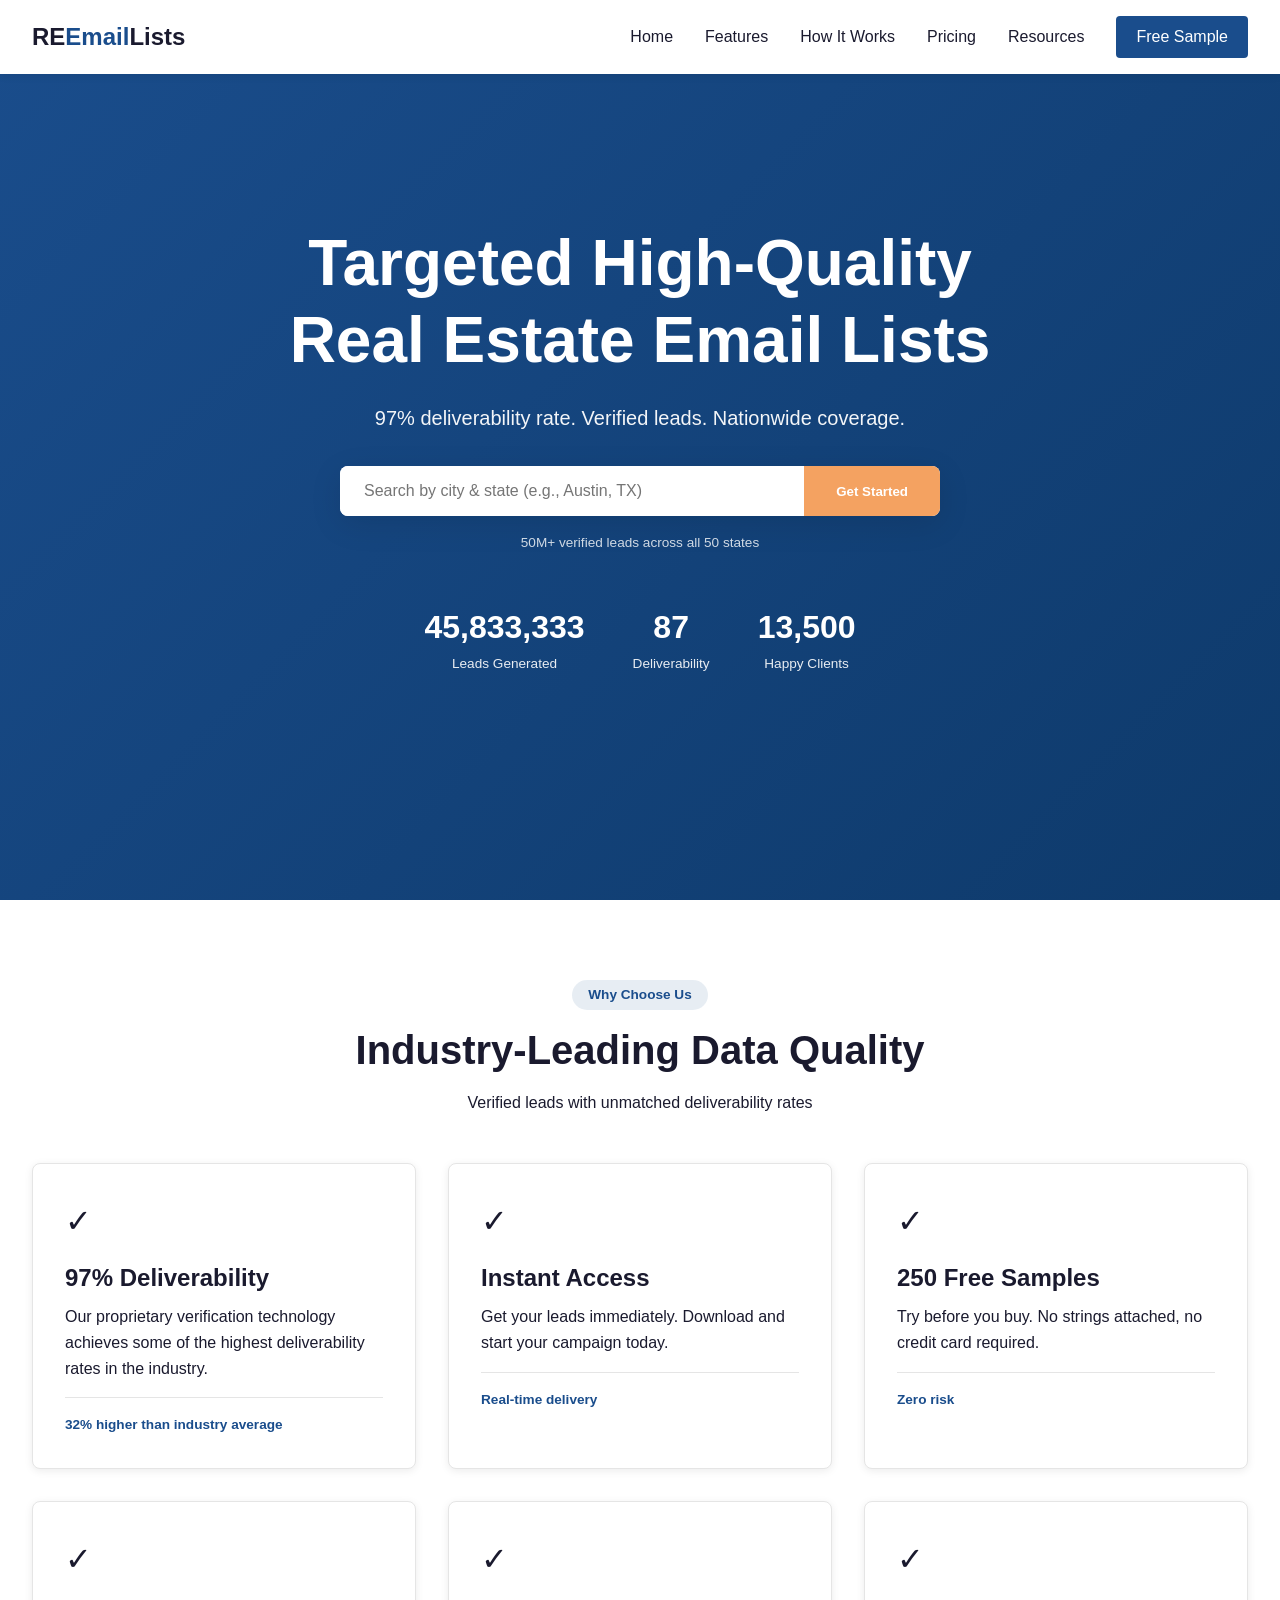
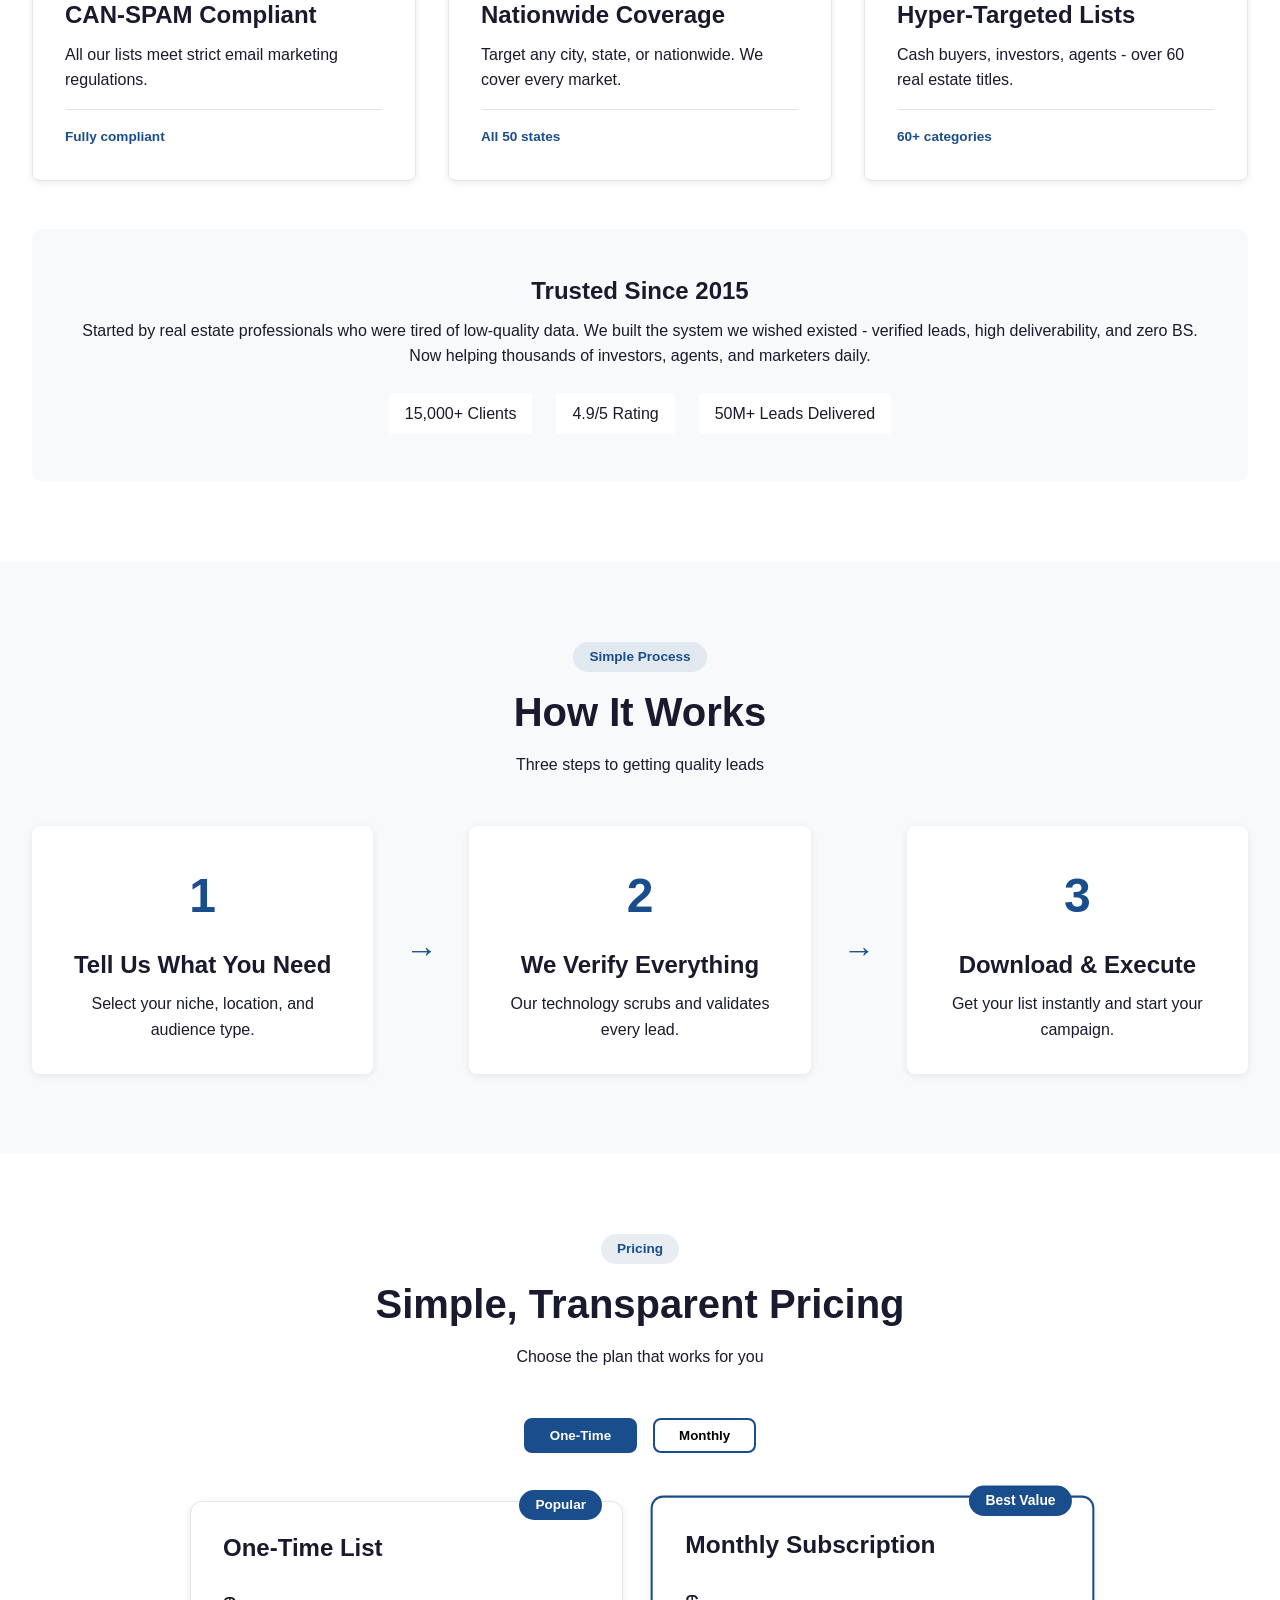
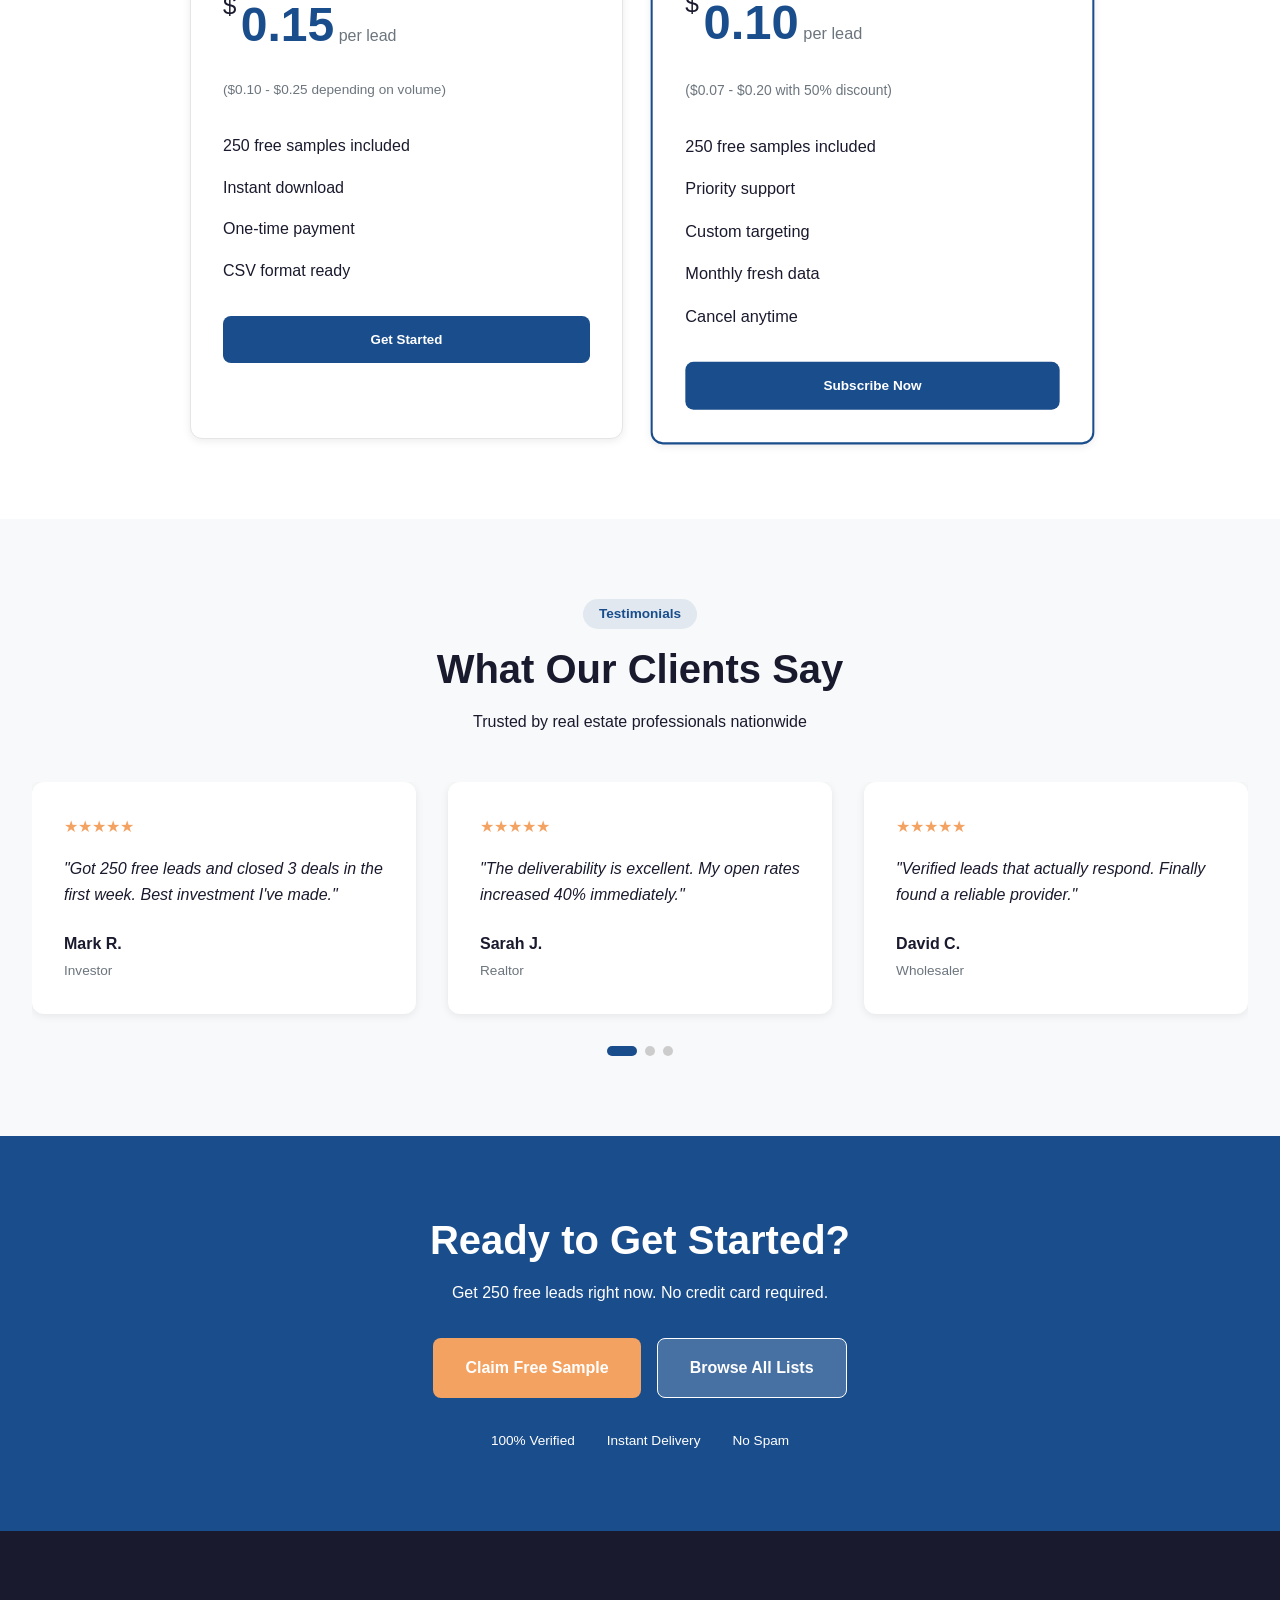
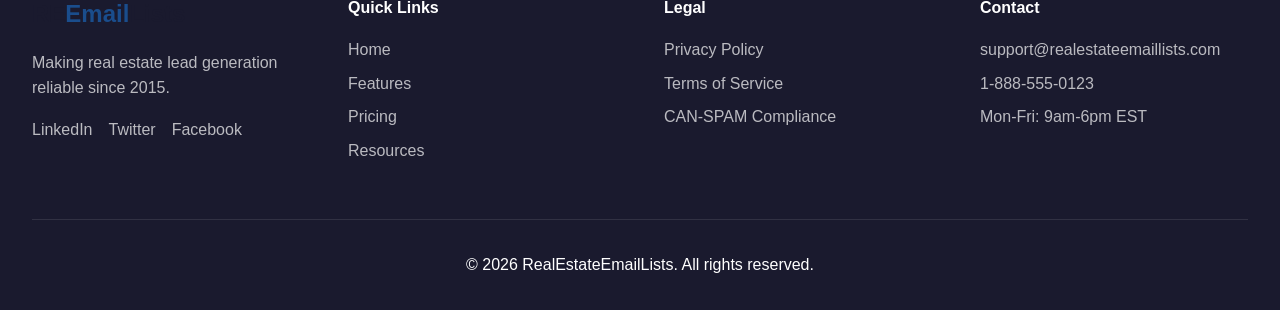
<file: index.html>
<!DOCTYPE html>
<html lang="en">
<head>
    <meta charset="UTF-8">
    <meta name="viewport" content="width=device-width, initial-scale=1.0">
    <title>Real Estate Email Lists | Verified Real Estate Leads</title>
    
    <link rel="preconnect" href="https://fonts.googleapis.com">
    <link rel="stylesheet" href="css/styles.css">
</head>
<body>
    <div class="loading" id="loading"><div class="spinner"></div></div>

    <header class="header">
        <nav class="nav">
            <div class="nav-container">
                <a href="/" class="logo">RE<span>Email</span>Lists</a>
                
                <button class="menu-btn" id="menuBtn" aria-label="Menu">
                    <span></span><span></span><span></span>
                </button>
                
                <div class="nav-menu" id="navMenu">
                    <a href="#home">Home</a>
                    <a href="#features">Features</a>
                    <a href="#how-it-works">How It Works</a>
                    <a href="#pricing">Pricing</a>
                    <a href="resources.html">Resources</a>
                    <a href="#free-sample" class="btn-primary-nav">Free Sample</a>
                </div>
            </div>
        </nav>
    </header>

    <main>
        <section class="hero" id="home">
            <div class="hero-content">
                <h1 class="hero-title">Targeted High-Quality Real Estate Email Lists</h1>
                <p class="hero-subtitle">97% deliverability rate. Verified leads. Nationwide coverage.</p>
                
                <div class="search-wrapper">
                    <div class="search-box">
                        <input type="text" id="mainSearch" placeholder="Search by city & state (e.g., Austin, TX)">
                        <button class="search-btn" id="searchBtn">Get Started</button>
                    </div>
                    <p class="search-hint">50M+ verified leads across all 50 states</p>
                </div>
                
                <div class="stats">
                    <div class="stat">
                        <div class="stat-number" data-target="50000000">0</div>
                        <div class="stat-label">Leads Generated</div>
                    </div>
                    <div class="stat">
                        <div class="stat-number" data-target="97">0</div>
                        <div class="stat-label">Deliverability</div>
                    </div>
                    <div class="stat">
                        <div class="stat-number" data-target="15000">0</div>
                        <div class="stat-label">Happy Clients</div>
                    </div>
                </div>
            </div>
        </section>

        <section class="features" id="features">
            <div class="container">
                <div class="section-header">
                    <span class="section-tag">Why Choose Us</span>
                    <h2>Industry-Leading Data Quality</h2>
                    <p>Verified leads with unmatched deliverability rates</p>
                </div>
                
                <div class="features-grid">
                    <div class="feature-card">
                        <div class="feature-icon">✓</div>
                        <h3>97% Deliverability</h3>
                        <p>Our proprietary verification technology achieves some of the highest deliverability rates in the industry.</p>
                        <div class="feature-stats">32% higher than industry average</div>
                    </div>
                    
                    <div class="feature-card">
                        <div class="feature-icon">✓</div>
                        <h3>Instant Access</h3>
                        <p>Get your leads immediately. Download and start your campaign today.</p>
                        <div class="feature-stats">Real-time delivery</div>
                    </div>
                    
                    <div class="feature-card">
                        <div class="feature-icon">✓</div>
                        <h3>250 Free Samples</h3>
                        <p>Try before you buy. No strings attached, no credit card required.</p>
                        <div class="feature-stats">Zero risk</div>
                    </div>
                    
                    <div class="feature-card">
                        <div class="feature-icon">✓</div>
                        <h3>CAN-SPAM Compliant</h3>
                        <p>All our lists meet strict email marketing regulations.</p>
                        <div class="feature-stats">Fully compliant</div>
                    </div>
                    
                    <div class="feature-card">
                        <div class="feature-icon">✓</div>
                        <h3>Nationwide Coverage</h3>
                        <p>Target any city, state, or nationwide. We cover every market.</p>
                        <div class="feature-stats">All 50 states</div>
                    </div>
                    
                    <div class="feature-card">
                        <div class="feature-icon">✓</div>
                        <h3>Hyper-Targeted Lists</h3>
                        <p>Cash buyers, investors, agents - over 60 real estate titles.</p>
                        <div class="feature-stats">60+ categories</div>
                    </div>
                </div>
                
                <div class="about-blurb">
                    <h3>Trusted Since 2015</h3>
                    <p>Started by real estate professionals who were tired of low-quality data. We built the system we wished existed - verified leads, high deliverability, and zero BS. Now helping thousands of investors, agents, and marketers daily.</p>
                    <div class="about-badges">
                        <span>15,000+ Clients</span>
                        <span>4.9/5 Rating</span>
                        <span>50M+ Leads Delivered</span>
                    </div>
                </div>
            </div>
        </section>

        <section class="how-it-works" id="how-it-works">
            <div class="container">
                <div class="section-header">
                    <span class="section-tag">Simple Process</span>
                    <h2>How It Works</h2>
                    <p>Three steps to getting quality leads</p>
                </div>
                <div class="steps">
                    <div class="step">
                        <div class="step-number">1</div>
                        <h3>Tell Us What You Need</h3>
                        <p>Select your niche, location, and audience type.</p>
                    </div>
                    <div class="step-arrow">→</div>
                    <div class="step">
                        <div class="step-number">2</div>
                        <h3>We Verify Everything</h3>
                        <p>Our technology scrubs and validates every lead.</p>
                    </div>
                    <div class="step-arrow">→</div>
                    <div class="step">
                        <div class="step-number">3</div>
                        <h3>Download & Execute</h3>
                        <p>Get your list instantly and start your campaign.</p>
                    </div>
                </div>
            </div>
        </section>

        <section class="pricing" id="pricing">
            <div class="container">
                <div class="section-header">
                    <span class="section-tag">Pricing</span>
                    <h2>Simple, Transparent Pricing</h2>
                    <p>Choose the plan that works for you</p>
                </div>
                <div class="pricing-toggle">
                    <button class="toggle-btn active" data-plan="one-time">One-Time</button>
                    <button class="toggle-btn" data-plan="monthly">Monthly</button>
                </div>
                <div class="pricing-cards">
                    <div class="pricing-card" data-plan-type="one-time">
                        <div class="card-badge">Popular</div>
                        <h3>One-Time List</h3>
                        <div class="price">
                            <span class="currency">$</span>
                            <span class="amount">0.15</span>
                            <span class="period">per lead</span>
                        </div>
                        <p class="price-range">($0.10 - $0.25 depending on volume)</p>
                        <ul class="features-list">
                            <li>250 free samples included</li>
                            <li>Instant download</li>
                            <li>One-time payment</li>
                            <li>CSV format ready</li>
                        </ul>
                        <button class="btn-get-started">Get Started</button>
                    </div>
                    <div class="pricing-card featured" data-plan-type="monthly">
                        <div class="card-badge">Best Value</div>
                        <h3>Monthly Subscription</h3>
                        <div class="price">
                            <span class="currency">$</span>
                            <span class="amount">0.10</span>
                            <span class="period">per lead</span>
                        </div>
                        <p class="price-range">($0.07 - $0.20 with 50% discount)</p>
                        <ul class="features-list">
                            <li>250 free samples included</li>
                            <li>Priority support</li>
                            <li>Custom targeting</li>
                            <li>Monthly fresh data</li>
                            <li>Cancel anytime</li>
                        </ul>
                        <button class="btn-get-started">Subscribe Now</button>
                    </div>
                </div>
            </div>
        </section>

        <section class="testimonials">
            <div class="container">
                <div class="section-header">
                    <span class="section-tag">Testimonials</span>
                    <h2>What Our Clients Say</h2>
                    <p>Trusted by real estate professionals nationwide</p>
                </div>
                <div class="testimonials-slider" id="testimonialsSlider">
                    <div class="testimonial-track" id="testimonialTrack">
                        <div class="testimonial">
                            <div class="rating">★★★★★</div>
                            <p class="quote">"Got 250 free leads and closed 3 deals in the first week. Best investment I've made."</p>
                            <div class="author"><strong>Mark R.</strong><span>Investor</span></div>
                        </div>
                        <div class="testimonial">
                            <div class="rating">★★★★★</div>
                            <p class="quote">"The deliverability is excellent. My open rates increased 40% immediately."</p>
                            <div class="author"><strong>Sarah J.</strong><span>Realtor</span></div>
                        </div>
                        <div class="testimonial">
                            <div class="rating">★★★★★</div>
                            <p class="quote">"Verified leads that actually respond. Finally found a reliable provider."</p>
                            <div class="author"><strong>David C.</strong><span>Wholesaler</span></div>
                        </div>
                    </div>
                    <div class="slider-dots" id="sliderDots"></div>
                </div>
            </div>
        </section>

        <section class="cta-section" id="free-sample">
            <div class="container">
                <div class="cta-card">
                    <h2>Ready to Get Started?</h2>
                    <p>Get 250 free leads right now. No credit card required.</p>
                    <div class="cta-buttons">
                        <button class="btn-primary" id="openModalBtn">Claim Free Sample</button>
                        <a href="resources.html" class="btn-secondary">Browse All Lists</a>
                    </div>
                    <div class="cta-trust">
                        <span>100% Verified</span>
                        <span>Instant Delivery</span>
                        <span>No Spam</span>
                    </div>
                </div>
            </div>
        </section>
    </main>

    <footer class="footer">
        <div class="container">
            <div class="footer-grid">
                <div class="footer-brand">
                    <div class="logo">RE<span>Email</span>Lists</div>
                    <p>Making real estate lead generation reliable since 2015.</p>
                    <div class="social-links">
                        <a href="#">LinkedIn</a>
                        <a href="#">Twitter</a>
                        <a href="#">Facebook</a>
                    </div>
                </div>
                <div class="footer-links">
                    <h4>Quick Links</h4>
                    <ul>
                        <li><a href="#home">Home</a></li>
                        <li><a href="#features">Features</a></li>
                        <li><a href="#pricing">Pricing</a></li>
                        <li><a href="resources.html">Resources</a></li>
                    </ul>
                </div>
                <div class="footer-links">
                    <h4>Legal</h4>
                    <ul>
                        <li><a href="#">Privacy Policy</a></li>
                        <li><a href="#">Terms of Service</a></li>
                        <li><a href="#">CAN-SPAM Compliance</a></li>
                    </ul>
                </div>
                <div class="footer-contact">
                    <h4>Contact</h4>
                    <p>support@realestateemaillists.com</p>
                    <p>1-888-555-0123</p>
                    <p>Mon-Fri: 9am-6pm EST</p>
                </div>
            </div>
            <div class="footer-bottom">
                <p>© <span id="currentYear"></span> RealEstateEmailLists. All rights reserved.</p>
            </div>
        </div>
    </footer>

    <div class="modal" id="sampleModal">
        <div class="modal-content">
            <div class="modal-header">
                <button class="modal-close">&times;</button>
                <h3>Claim Your 250 Free Leads</h3>
                <p>No credit card required</p>
            </div>
            <div class="modal-body">
                <form id="sampleForm">
                    <div class="input-group">
                        <label>Full Name *</label>
                        <input type="text" id="fullName" required>
                    </div>
                    <div class="input-group">
                        <label>Business Email *</label>
                        <input type="email" id="email" required>
                    </div>
                    <div class="input-group">
                        <label>Target Location *</label>
                        <input type="text" id="targetLocation" required placeholder="City, State or Nationwide">
                    </div>
                    <div class="input-group">
                        <label>Interested In</label>
                        <select id="interestType">
                            <option>Real Estate Investors</option>
                            <option>Residential Agents</option>
                            <option>Cash Buyers</option>
                            <option>All Categories</option>
                        </select>
                    </div>
                    <button type="submit" class="btn-submit">Send My Free Leads</button>
                    <p class="form-note">We respect your privacy. Unsubscribe at any time.</p>
                </form>
            </div>
        </div>
    </div>

    <script>
        // Loading screen removal
        (function() {
            const loading = document.getElementById('loading');
            if (loading) {
                setTimeout(function() {
                    loading.classList.add('fade-out');
                    setTimeout(function() {
                        if (loading && loading.parentNode) loading.remove();
                    }, 500);
                }, 300);
            }
        })();
    </script>
    <script src="js/main.js"></script>
</body>
</html>
</file>
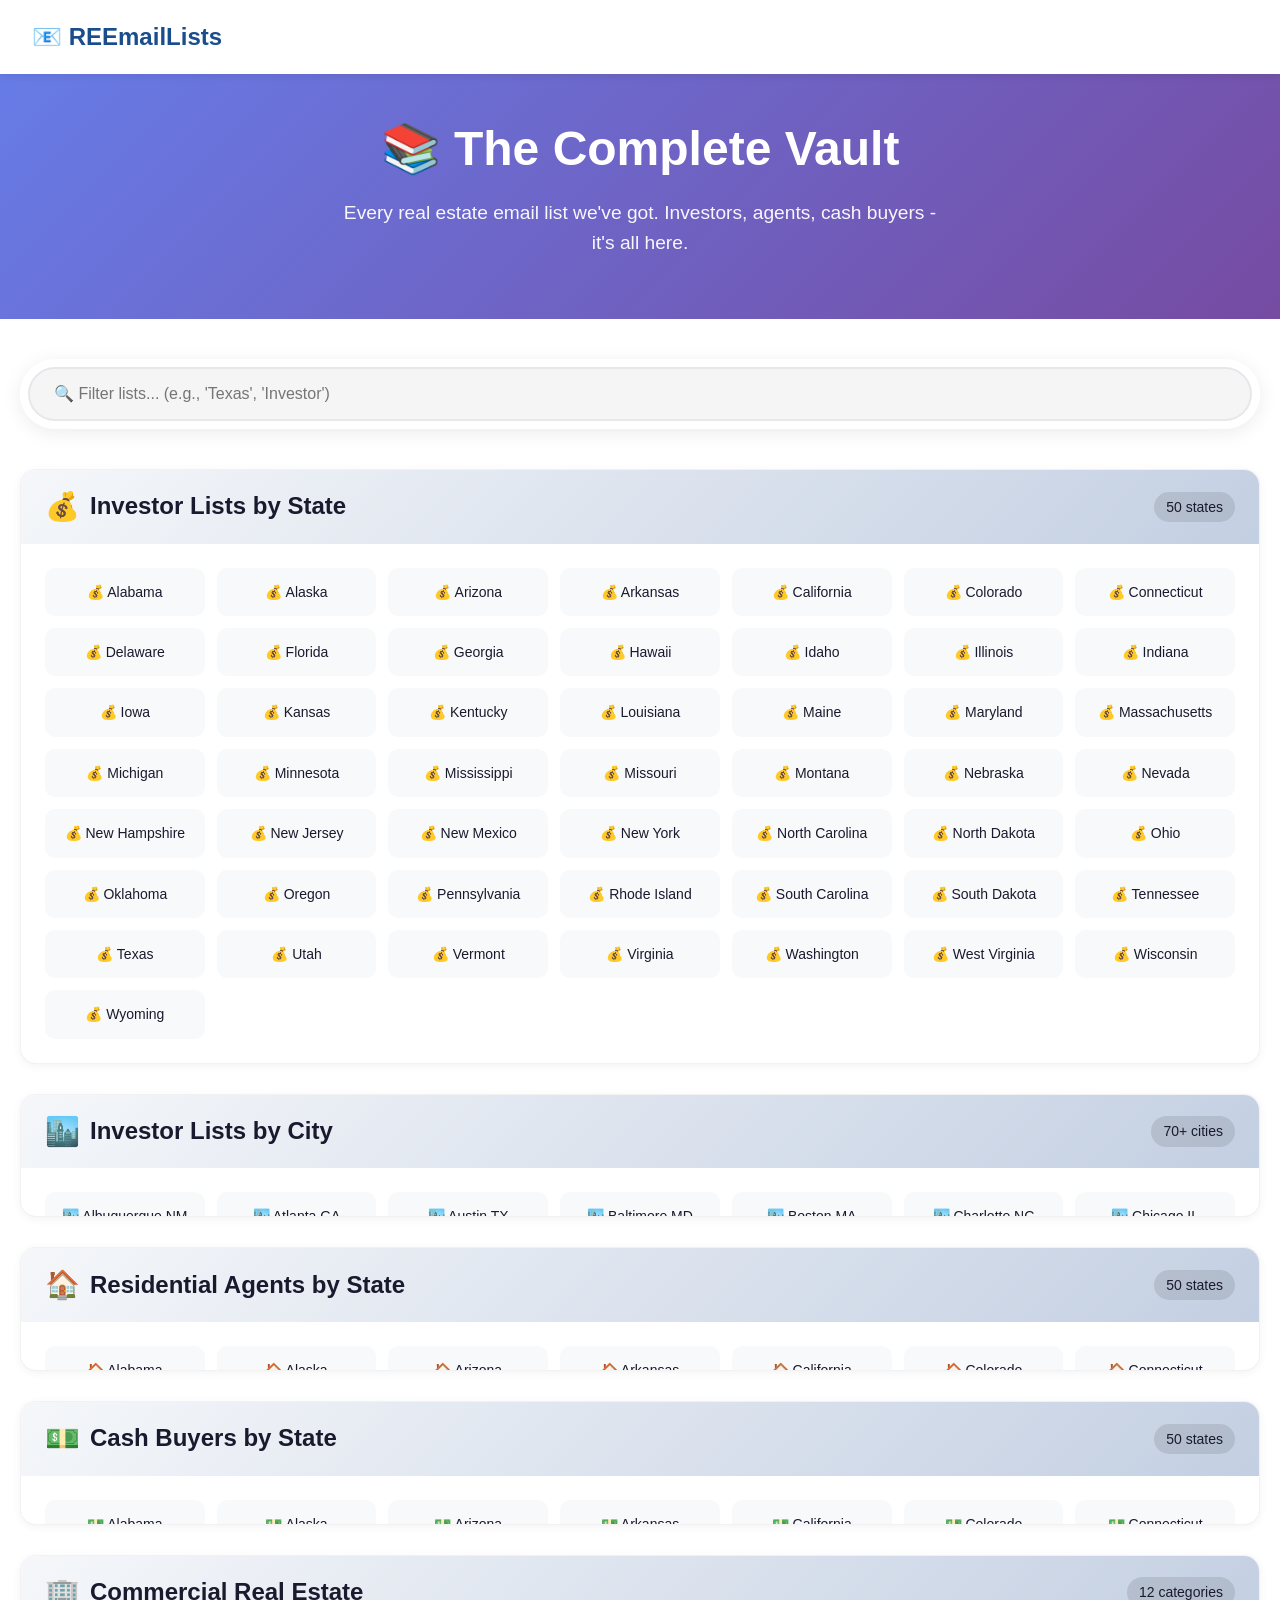
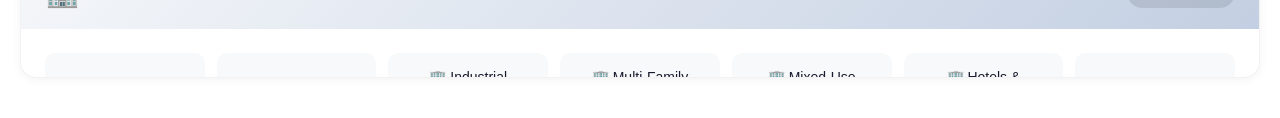
<file: resources.html>
<!DOCTYPE html>
<html lang="en">
<head>
    <meta charset="UTF-8">
    <meta name="viewport" content="width=device-width, initial-scale=1.0, viewport-fit=cover">
    <title>Resources | Complete Real Estate Email Lists Database 📚</title>
    
    <link rel="preconnect" href="https://fonts.googleapis.com">
    <link rel="stylesheet" href="css/styles.css">
    
    <style>
        .resources-hero {
            background: linear-gradient(135deg, #667eea 0%, #764ba2 100%);
            padding: 120px 20px 60px;
            text-align: center;
            color: white;
        }
        
        .resources-hero h1 { font-size: clamp(2rem, 5vw, 3rem); margin-bottom: 20px; }
        .resources-hero p { font-size: 1.2rem; opacity: 0.95; max-width: 600px; margin: 0 auto; }
        
        .resources-container {
            max-width: 1280px;
            margin: 0 auto;
            padding: 40px 20px;
        }
        
        .filter-bar {
            background: white;
            border-radius: 60px;
            padding: 8px;
            box-shadow: 0 4px 20px rgba(0,0,0,0.08);
            margin-bottom: 40px;
            position: sticky;
            top: 80px;
            z-index: 100;
            backdrop-filter: blur(10px);
            background: rgba(255,255,255,0.95);
        }
        
        .filter-input {
            width: 100%;
            padding: 16px 24px;
            border: 2px solid #e5e7eb;
            border-radius: 40px;
            font-size: 16px;
            background: #f5f5f5;
            transition: all 0.3s;
        }
        
        .filter-input:focus {
            outline: none;
            border-color: #667eea;
            background: white;
        }
        
        .lists-grid {
            display: flex;
            flex-direction: column;
            gap: 30px;
        }
        
        .list-category {
            background: white;
            border-radius: 16px;
            box-shadow: 0 2px 10px rgba(0,0,0,0.05);
            overflow: hidden;
            border: 1px solid rgba(0,0,0,0.05);
        }
        
        .category-header {
            background: linear-gradient(135deg, #f5f7fa 0%, #c3cfe2 100%);
            padding: 20px 24px;
            cursor: pointer;
            display: flex;
            justify-content: space-between;
            align-items: center;
            transition: all 0.3s;
            user-select: none;
        }
        
        .category-header:hover {
            background: linear-gradient(135deg, #e5e7fa 0%, #b3bfd2 100%);
        }
        
        .category-header h2 {
            margin: 0;
            font-size: 1.5rem;
            display: flex;
            align-items: center;
            gap: 10px;
        }
        
        .category-icon { font-size: 28px; }
        .category-count { background: rgba(0,0,0,0.1); padding: 4px 12px; border-radius: 20px; font-size: 14px; }
        
        .items-grid {
            display: grid;
            grid-template-columns: repeat(auto-fill, minmax(150px, 1fr));
            gap: 12px;
            padding: 24px;
            max-height: 0;
            overflow: hidden;
            transition: max-height 0.4s ease-out;
        }
        
        .list-category.open .items-grid {
            max-height: 3000px;
        }
        
        .list-item {
            padding: 12px;
            background: #f8f9fa;
            border-radius: 10px;
            text-align: center;
            cursor: pointer;
            transition: all 0.2s;
            display: flex;
            align-items: center;
            justify-content: center;
            gap: 8px;
            font-size: 14px;
            border: 1px solid transparent;
        }
        
        .list-item:hover {
            background: #667eea;
            color: white;
            transform: translateY(-2px);
            box-shadow: 0 4px 12px rgba(102,126,234,0.3);
            border-color: #667eea;
        }
        
        .back-home {
            background: rgba(255,255,255,0.2);
            padding: 8px 20px;
            border-radius: 50px;
            color: white;
            text-decoration: none;
            transition: all 0.3s;
        }
        
        .back-home:hover {
            background: white;
            color: #667eea;
        }
        
        @media (max-width: 768px) {
            .resources-hero h1 { font-size: 1.75rem; }
            .items-grid { grid-template-columns: repeat(auto-fill, minmax(120px, 1fr)); }
            .category-header h2 { font-size: 1.2rem; }
            .filter-bar { top: 70px; }
        }
        
        @media (max-width: 480px) {
            .items-grid { grid-template-columns: repeat(auto-fill, minmax(100px, 1fr)); }
            .list-item { font-size: 12px; padding: 8px; }
        }
    </style>
</head>
<body>
    <header class="header">
        <nav class="nav">
            <div class="nav-container">
                <a href="index.html" class="logo">
                    <span class="logo-icon">📧</span>
                    <span>RE<span class="gradient-text">Email</span>Lists</span>
                </a>
                <a href="index.html" class="back-home">← Back to Home</a>
            </div>
        </nav>
    </header>

    <div class="resources-hero">
        <h1>📚 The Complete Vault</h1>
        <p>Every real estate email list we've got. Investors, agents, cash buyers - it's all here.</p>
    </div>

    <div class="resources-container">
        <div class="filter-bar">
            <input type="text" id="filterSearch" class="filter-input" placeholder="🔍 Filter lists... (e.g., 'Texas', 'Investor')" autocomplete="off">
        </div>
        
        <div class="lists-grid" id="listsGrid">
            <div class="list-category" data-category="investor-states">
                <div class="category-header">
                    <h2><span class="category-icon">💰</span> Investor Lists by State</h2>
                    <span class="category-count">50 states</span>
                </div>
                <div class="items-grid" id="investorStatesGrid"></div>
            </div>
            
            <div class="list-category" data-category="investor-cities">
                <div class="category-header">
                    <h2><span class="category-icon">🏙️</span> Investor Lists by City</h2>
                    <span class="category-count">70+ cities</span>
                </div>
                <div class="items-grid" id="investorCitiesGrid"></div>
            </div>
            
            <div class="list-category" data-category="agent-states">
                <div class="category-header">
                    <h2><span class="category-icon">🏠</span> Residential Agents by State</h2>
                    <span class="category-count">50 states</span>
                </div>
                <div class="items-grid" id="agentStatesGrid"></div>
            </div>
            
            <div class="list-category" data-category="cash-buyers">
                <div class="category-header">
                    <h2><span class="category-icon">💵</span> Cash Buyers by State</h2>
                    <span class="category-count">50 states</span>
                </div>
                <div class="items-grid" id="cashBuyersGrid"></div>
            </div>
            
            <div class="list-category" data-category="commercial">
                <div class="category-header">
                    <h2><span class="category-icon">🏢</span> Commercial Real Estate</h2>
                    <span class="category-count">12 categories</span>
                </div>
                <div class="items-grid" id="commercialGrid"></div>
            </div>
        </div>
    </div>

    <script src="js/resources.js"></script>
</body>
</html>
</file>
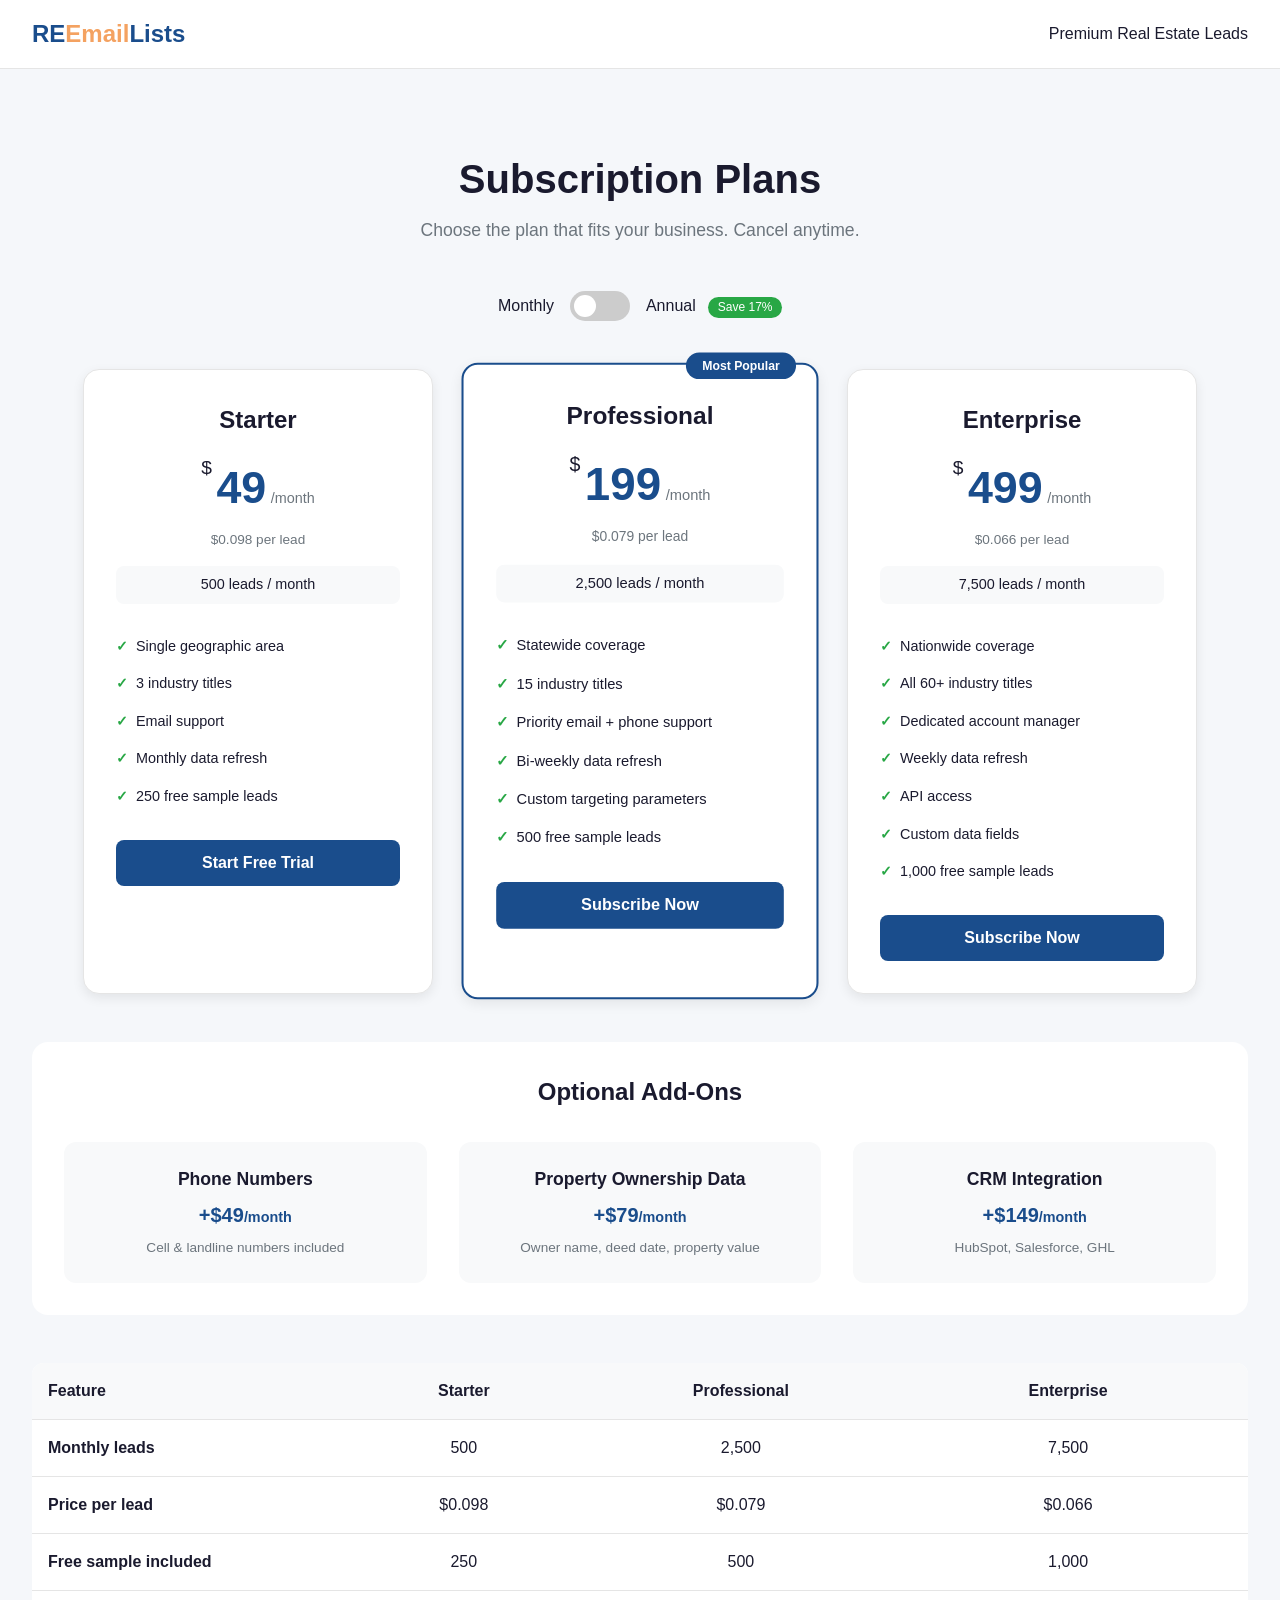
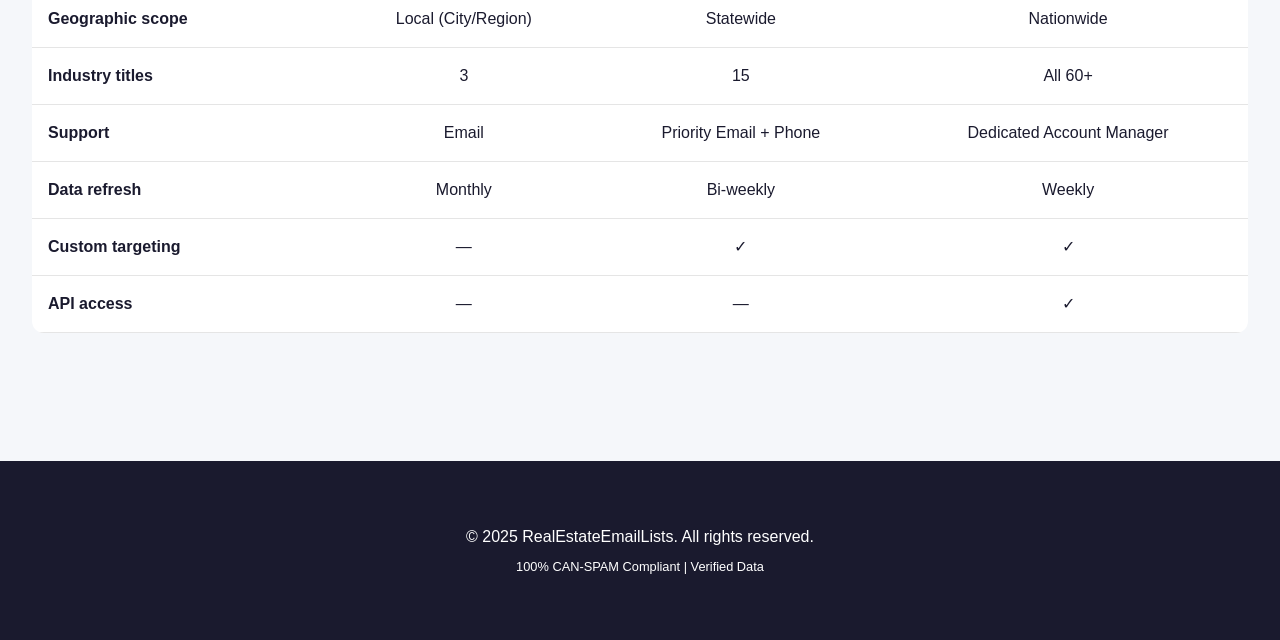
<file: sample_TierPackages.html>
<!DOCTYPE html>
<html lang="en">
<head>
    <meta charset="UTF-8">
    <meta name="viewport" content="width=device-width, initial-scale=1.0">
    <title>Subscription Plans | Real Estate Email Lists</title>
    <style>
        * {
            margin: 0;
            padding: 0;
            box-sizing: border-box;
        }

        body {
            font-family: -apple-system, BlinkMacSystemFont, 'Segoe UI', Roboto, 'Helvetica Neue', sans-serif;
            background: #f5f7fa;
            color: #1a1a2e;
            line-height: 1.5;
        }

        .container {
            max-width: 1400px;
            margin: 0 auto;
            padding: 2rem;
        }

        /* Header */
        .header {
            background: white;
            border-bottom: 1px solid #e5e5e5;
            position: sticky;
            top: 0;
            z-index: 100;
        }

        .header .container {
            display: flex;
            justify-content: space-between;
            align-items: center;
            padding: 1rem 2rem;
        }

        .logo {
            font-size: 1.5rem;
            font-weight: 700;
            color: #1a4d8c;
            text-decoration: none;
        }

        .logo span {
            color: #f4a261;
        }

        /* Pricing Section */
        .pricing-section {
            padding: 3rem 0;
        }

        .section-header {
            text-align: center;
            margin-bottom: 3rem;
        }

        .section-header h1 {
            font-size: 2.5rem;
            margin-bottom: 0.5rem;
        }

        .section-header p {
            color: #6c757d;
            font-size: 1.1rem;
        }

        /* Billing Toggle */
        .billing-toggle {
            display: flex;
            justify-content: center;
            align-items: center;
            gap: 1rem;
            margin-bottom: 3rem;
        }

        .toggle-switch {
            position: relative;
            display: inline-block;
            width: 60px;
            height: 30px;
        }

        .toggle-switch input {
            opacity: 0;
            width: 0;
            height: 0;
        }

        .toggle-slider {
            position: absolute;
            cursor: pointer;
            top: 0;
            left: 0;
            right: 0;
            bottom: 0;
            background-color: #ccc;
            transition: 0.3s;
            border-radius: 30px;
        }

        .toggle-slider:before {
            position: absolute;
            content: "";
            height: 22px;
            width: 22px;
            left: 4px;
            bottom: 4px;
            background-color: white;
            transition: 0.3s;
            border-radius: 50%;
        }

        input:checked + .toggle-slider {
            background-color: #1a4d8c;
        }

        input:checked + .toggle-slider:before {
            transform: translateX(30px);
        }

        .save-badge {
            background: #28a745;
            color: white;
            padding: 0.2rem 0.6rem;
            border-radius: 20px;
            font-size: 0.75rem;
            margin-left: 0.5rem;
        }

        /* Pricing Cards */
        .pricing-grid {
            display: flex;
            flex-wrap: wrap;
            justify-content: center;
            gap: 2rem;
            margin-bottom: 3rem;
        }

        .pricing-card {
            background: white;
            border-radius: 16px;
            padding: 2rem;
            width: 100%;
            max-width: 350px;
            box-shadow: 0 4px 12px rgba(0,0,0,0.08);
            transition: transform 0.2s, box-shadow 0.2s;
            position: relative;
            border: 1px solid #e5e5e5;
        }

        .pricing-card:hover {
            transform: translateY(-4px);
            box-shadow: 0 8px 24px rgba(0,0,0,0.12);
        }

        .pricing-card.featured {
            border: 2px solid #1a4d8c;
            transform: scale(1.02);
        }

        .pricing-card.featured:hover {
            transform: scale(1.02) translateY(-4px);
        }

        .popular-badge {
            position: absolute;
            top: -12px;
            right: 20px;
            background: #1a4d8c;
            color: white;
            padding: 0.25rem 1rem;
            border-radius: 20px;
            font-size: 0.75rem;
            font-weight: 600;
        }

        .card-header {
            text-align: center;
            margin-bottom: 1.5rem;
        }

        .card-header h3 {
            font-size: 1.5rem;
            margin-bottom: 0.5rem;
        }

        .price {
            margin: 1rem 0;
        }

        .price .currency {
            font-size: 1.2rem;
            vertical-align: top;
        }

        .price .amount {
            font-size: 2.8rem;
            font-weight: 700;
            color: #1a4d8c;
        }

        .price .period {
            font-size: 0.9rem;
            color: #6c757d;
        }

        .price-per-lead {
            font-size: 0.85rem;
            color: #6c757d;
            margin-top: -0.5rem;
        }

        .lead-count {
            font-size: 0.9rem;
            background: #f8f9fa;
            padding: 0.5rem;
            border-radius: 8px;
            text-align: center;
            margin: 1rem 0;
        }

        .features-list {
            list-style: none;
            margin: 1.5rem 0;
        }

        .features-list li {
            padding: 0.5rem 0;
            display: flex;
            align-items: center;
            gap: 0.5rem;
            font-size: 0.9rem;
        }

        .features-list li::before {
            content: "✓";
            color: #28a745;
            font-weight: bold;
        }

        .btn-subscribe {
            width: 100%;
            padding: 0.875rem;
            background: #1a4d8c;
            color: white;
            border: none;
            border-radius: 8px;
            font-weight: 600;
            font-size: 1rem;
            cursor: pointer;
            transition: background 0.2s;
        }

        .btn-subscribe:hover {
            background: #0e3a6b;
        }

        .btn-outline {
            background: white;
            border: 2px solid #1a4d8c;
            color: #1a4d8c;
        }

        .btn-outline:hover {
            background: #1a4d8c;
            color: white;
        }

        /* Add-Ons Section */
        .addons-section {
            background: white;
            border-radius: 16px;
            padding: 2rem;
            margin-top: 3rem;
        }

        .addons-section h2 {
            text-align: center;
            margin-bottom: 2rem;
        }

        .addons-grid {
            display: flex;
            flex-wrap: wrap;
            justify-content: center;
            gap: 2rem;
        }

        .addon-card {
            flex: 1;
            min-width: 200px;
            padding: 1.5rem;
            background: #f8f9fa;
            border-radius: 12px;
            text-align: center;
        }

        .addon-card h4 {
            margin-bottom: 0.5rem;
            font-size: 1.1rem;
        }

        .addon-price {
            font-size: 1.25rem;
            font-weight: 700;
            color: #1a4d8c;
            margin: 0.5rem 0;
        }

        .addon-desc {
            font-size: 0.85rem;
            color: #6c757d;
        }

        /* Comparison Table */
        .comparison-section {
            margin-top: 3rem;
            overflow-x: auto;
        }

        .comparison-table {
            width: 100%;
            border-collapse: collapse;
            background: white;
            border-radius: 12px;
            overflow: hidden;
        }

        .comparison-table th,
        .comparison-table td {
            padding: 1rem;
            text-align: center;
            border-bottom: 1px solid #e5e5e5;
        }

        .comparison-table th {
            background: #f8f9fa;
            font-weight: 600;
        }

        .comparison-table th:first-child,
        .comparison-table td:first-child {
            text-align: left;
            font-weight: 600;
        }

        /* Modal */
        .modal {
            display: none;
            position: fixed;
            top: 0;
            left: 0;
            width: 100%;
            height: 100%;
            background: rgba(0,0,0,0.8);
            z-index: 1000;
            justify-content: center;
            align-items: center;
        }

        .modal.active {
            display: flex;
        }

        .modal-content {
            background: white;
            border-radius: 16px;
            max-width: 500px;
            width: 90%;
            max-height: 90vh;
            overflow-y: auto;
        }

        .modal-header {
            padding: 1.5rem;
            border-bottom: 1px solid #e5e5e5;
            position: relative;
        }

        .modal-header h3 {
            margin-bottom: 0.25rem;
        }

        .modal-close {
            position: absolute;
            top: 1rem;
            right: 1rem;
            background: none;
            border: none;
            font-size: 1.5rem;
            cursor: pointer;
            color: #6c757d;
        }

        .modal-body {
            padding: 1.5rem;
        }

        .form-group {
            margin-bottom: 1rem;
        }

        .form-group label {
            display: block;
            margin-bottom: 0.5rem;
            font-weight: 500;
        }

        .form-group input,
        .form-group select {
            width: 100%;
            padding: 0.75rem;
            border: 1px solid #ddd;
            border-radius: 8px;
            font-size: 1rem;
        }

        .form-row {
            display: flex;
            gap: 1rem;
        }

        .form-row .form-group {
            flex: 1;
        }

        .btn-primary {
            width: 100%;
            padding: 0.875rem;
            background: #1a4d8c;
            color: white;
            border: none;
            border-radius: 8px;
            font-weight: 600;
            cursor: pointer;
            margin-top: 1rem;
        }

        /* Footer */
        .footer {
            background: #1a1a2e;
            color: white;
            padding: 2rem;
            text-align: center;
            margin-top: 3rem;
        }

        /* Toast Notification */
        .toast {
            position: fixed;
            bottom: 20px;
            right: 20px;
            background: white;
            padding: 1rem 1.5rem;
            border-radius: 8px;
            box-shadow: 0 4px 12px rgba(0,0,0,0.15);
            z-index: 1100;
            animation: slideIn 0.3s ease;
            border-left: 4px solid #28a745;
        }

        @keyframes slideIn {
            from { transform: translateX(100%); opacity: 0; }
            to { transform: translateX(0); opacity: 1; }
        }

        @media (max-width: 768px) {
            .pricing-grid {
                flex-direction: column;
                align-items: center;
            }
            .pricing-card.featured {
                transform: scale(1);
            }
            .form-row {
                flex-direction: column;
                gap: 0;
            }
        }
    </style>
</head>
<body>

<header class="header">
    <div class="container">
        <a href="#" class="logo">RE<span>Email</span>Lists</a>
        <div>Premium Real Estate Leads</div>
    </div>
</header>

<main>
    <div class="pricing-section">
        <div class="container">
            <div class="section-header">
                <h1>Subscription Plans</h1>
                <p>Choose the plan that fits your business. Cancel anytime.</p>
            </div>

            <!-- Billing Toggle -->
            <div class="billing-toggle">
                <span>Monthly</span>
                <label class="toggle-switch">
                    <input type="checkbox" id="billingToggle">
                    <span class="toggle-slider"></span>
                </label>
                <span>Annual <span class="save-badge">Save 17%</span></span>
            </div>

            <!-- Pricing Cards -->
            <div class="pricing-grid" id="pricingGrid"></div>

            <!-- Add-Ons Section -->
            <div class="addons-section">
                <h2>Optional Add-Ons</h2>
                <div class="addons-grid">
                    <div class="addon-card">
                        <h4>Phone Numbers</h4>
                        <div class="addon-price">+$49<span style="font-size:0.9rem;">/month</span></div>
                        <div class="addon-desc">Cell & landline numbers included</div>
                    </div>
                    <div class="addon-card">
                        <h4>Property Ownership Data</h4>
                        <div class="addon-price">+$79<span style="font-size:0.9rem;">/month</span></div>
                        <div class="addon-desc">Owner name, deed date, property value</div>
                    </div>
                    <div class="addon-card">
                        <h4>CRM Integration</h4>
                        <div class="addon-price">+$149<span style="font-size:0.9rem;">/month</span></div>
                        <div class="addon-desc">HubSpot, Salesforce, GHL</div>
                    </div>
                </div>
            </div>

            <!-- Comparison Table -->
            <div class="comparison-section">
                <table class="comparison-table">
                    <thead>
                        <tr>
                            <th>Feature</th>
                            <th>Starter</th>
                            <th>Professional</th>
                            <th>Enterprise</th>
                        </tr>
                    </thead>
                    <tbody>
                        <tr><td>Monthly leads</td><td>500</td><td>2,500</td><td>7,500</td></tr>
                        <tr><td>Price per lead</td><td id="pricePerLeadStarter">$0.098</td><td id="pricePerLeadPro">$0.079</td><td id="pricePerLeadEnt">$0.066</td></tr>
                        <tr><td>Free sample included</td><td>250</td><td>500</td><td>1,000</td></tr>
                        <tr><td>Geographic scope</td><td>Local (City/Region)</td><td>Statewide</td><td>Nationwide</td></tr>
                        <tr><td>Industry titles</td><td>3</td><td>15</td><td>All 60+</td></tr>
                        <tr><td>Support</td><td>Email</td><td>Priority Email + Phone</td><td>Dedicated Account Manager</td></tr>
                        <tr><td>Data refresh</td><td>Monthly</td><td>Bi-weekly</td><td>Weekly</td></tr>
                        <tr><td>Custom targeting</td><td>—</td><td>✓</td><td>✓</td></tr>
                        <tr><td>API access</td><td>—</td><td>—</td><td>✓</td></tr>
                    </tbody>
                </table>
            </div>
        </div>
    </div>
</main>

<footer class="footer">
    <div class="container">
        <p>© 2025 RealEstateEmailLists. All rights reserved.</p>
        <p style="font-size:0.8rem; margin-top:0.5rem;">100% CAN-SPAM Compliant | Verified Data</p>
    </div>
</footer>

<!-- Checkout Modal -->
<div class="modal" id="checkoutModal">
    <div class="modal-content">
        <div class="modal-header">
            <button class="modal-close" id="closeModal">&times;</button>
            <h3 id="modalTitle">Subscribe to Starter</h3>
            <p id="modalPrice">$49/month</p>
        </div>
        <div class="modal-body">
            <form id="checkoutForm">
                <div class="form-group">
                    <label>Full Name *</label>
                    <input type="text" id="fullName" required>
                </div>
                <div class="form-group">
                    <label>Business Email *</label>
                    <input type="email" id="email" required>
                </div>
                <div class="form-row">
                    <div class="form-group">
                        <label>Company Name</label>
                        <input type="text" id="company">
                    </div>
                    <div class="form-group">
                        <label>Phone Number</label>
                        <input type="tel" id="phone">
                    </div>
                </div>
                <div class="form-group">
                    <label>Target Location *</label>
                    <input type="text" id="location" required placeholder="e.g., Austin, TX or Nationwide">
                </div>
                <div class="form-group">
                    <label>Card Number</label>
                    <input type="text" placeholder="4242 4242 4242 4242" id="cardNumber">
                </div>
                <div class="form-row">
                    <div class="form-group">
                        <label>Expiry</label>
                        <input type="text" placeholder="MM/YY">
                    </div>
                    <div class="form-group">
                        <label>CVC</label>
                        <input type="text" placeholder="123">
                    </div>
                </div>
                <button type="submit" class="btn-primary" id="submitBtn">Complete Subscription →</button>
                <p style="font-size:0.75rem; color:#6c757d; margin-top:1rem; text-align:center;">
                    By subscribing, you agree to our Terms of Service. 
                    You will be charged immediately. Cancel anytime.
                </p>
            </form>
        </div>
    </div>
</div>

<script>
    // Tier configuration
    const TIERS = {
        starter: {
            name: 'Starter',
            monthlyPrice: 49,
            annualPrice: 490, // 10 months paid (2 free)
            leads: 500,
            pricePerLeadMonthly: 0.098,
            pricePerLeadAnnual: 0.082,
            freeSample: 250,
            features: ['Single geographic area', '3 industry titles', 'Email support', 'Monthly data refresh']
        },
        professional: {
            name: 'Professional',
            monthlyPrice: 199,
            annualPrice: 1990,
            leads: 2500,
            pricePerLeadMonthly: 0.079,
            pricePerLeadAnnual: 0.066,
            freeSample: 500,
            features: ['Statewide coverage', '15 industry titles', 'Priority email + phone support', 'Bi-weekly data refresh', 'Custom targeting parameters']
        },
        enterprise: {
            name: 'Enterprise',
            monthlyPrice: 499,
            annualPrice: 4990,
            leads: 7500,
            pricePerLeadMonthly: 0.066,
            pricePerLeadAnnual: 0.055,
            freeSample: 1000,
            features: ['Nationwide coverage', 'All 60+ industry titles', 'Dedicated account manager', 'Weekly data refresh', 'API access', 'Custom data fields']
        }
    };

    let currentTier = 'starter';
    let isAnnual = false;

    // Render pricing cards
    function renderPricing() {
        const grid = document.getElementById('pricingGrid');
        grid.innerHTML = '';

        const tiers = ['starter', 'professional', 'enterprise'];
        
        tiers.forEach(key => {
            const tier = TIERS[key];
            const price = isAnnual ? tier.annualPrice : tier.monthlyPrice;
            const monthlyDisplay = isAnnual ? (tier.annualPrice / 12).toFixed(0) : tier.monthlyPrice;
            const pricePerLead = isAnnual ? tier.pricePerLeadAnnual : tier.pricePerLeadMonthly;
            
            const card = document.createElement('div');
            card.className = `pricing-card ${key === 'professional' ? 'featured' : ''}`;
            
            card.innerHTML = `
                ${key === 'professional' ? '<div class="popular-badge">Most Popular</div>' : ''}
                <div class="card-header">
                    <h3>${tier.name}</h3>
                    <div class="price">
                        <span class="currency">$</span>
                        <span class="amount">${monthlyDisplay}</span>
                        <span class="period">/${isAnnual ? 'month' : 'month'}</span>
                    </div>
                    ${isAnnual ? `<div style="font-size:0.8rem; color:#28a745;">Billed annually ($${tier.annualPrice}/year)</div>` : ''}
                    <div class="price-per-lead">$${pricePerLead.toFixed(3)} per lead</div>
                    <div class="lead-count">${tier.leads.toLocaleString()} leads / month</div>
                </div>
                <ul class="features-list">
                    ${tier.features.map(f => `<li>${f}</li>`).join('')}
                    <li>${tier.freeSample.toLocaleString()} free sample leads</li>
                </ul>
                <button class="btn-subscribe" onclick="selectTier('${key}')">
                    ${key === 'starter' ? 'Start Free Trial' : 'Subscribe Now'}
                </button>
            `;
            
            grid.appendChild(card);
        });

        // Update comparison table price per lead
        document.getElementById('pricePerLeadStarter').innerHTML = isAnnual ? `$${TIERS.starter.pricePerLeadAnnual.toFixed(3)}` : `$${TIERS.starter.pricePerLeadMonthly.toFixed(3)}`;
        document.getElementById('pricePerLeadPro').innerHTML = isAnnual ? `$${TIERS.professional.pricePerLeadAnnual.toFixed(3)}` : `$${TIERS.professional.pricePerLeadMonthly.toFixed(3)}`;
        document.getElementById('pricePerLeadEnt').innerHTML = isAnnual ? `$${TIERS.enterprise.pricePerLeadAnnual.toFixed(3)}` : `$${TIERS.enterprise.pricePerLeadMonthly.toFixed(3)}`;
    }

    // Select tier and open modal
    function selectTier(tierKey) {
        currentTier = tierKey;
        const tier = TIERS[tierKey];
        const price = isAnnual ? tier.annualPrice : tier.monthlyPrice;
        const period = isAnnual ? 'year' : 'month';
        
        document.getElementById('modalTitle').innerHTML = `Subscribe to ${tier.name}`;
        document.getElementById('modalPrice').innerHTML = `$${price}/${period}`;
        document.getElementById('checkoutModal').classList.add('active');
    }

    // Handle form submission (simulates payment + backend)
    async function handleSubmit(e) {
        e.preventDefault();
        
        const fullName = document.getElementById('fullName').value;
        const email = document.getElementById('email').value;
        const location = document.getElementById('location').value;
        
        if (!fullName || !email || !location) {
            showToast('Please fill in all required fields', 'error');
            return;
        }
        
        const submitBtn = document.getElementById('submitBtn');
        const originalText = submitBtn.innerHTML;
        submitBtn.innerHTML = 'Processing...';
        submitBtn.disabled = true;
        
        // Simulate API call to backend
        await new Promise(resolve => setTimeout(resolve, 1500));
        
        const tier = TIERS[currentTier];
        const price = isAnnual ? tier.annualPrice : tier.monthlyPrice;
        
        // Log subscription (would go to database)
        const subscription = {
            userId: 'usr_' + Date.now(),
            tier: currentTier,
            plan: isAnnual ? 'annual' : 'monthly',
            price: price,
            leadsPerMonth: tier.leads,
            freeSample: tier.freeSample,
            customer: { fullName, email, location },
            startDate: new Date().toISOString(),
            status: 'active'
        };
        
        console.log('Subscription created:', subscription);
        
        // Store in localStorage for demo
        localStorage.setItem('activeSubscription', JSON.stringify(subscription));
        
        submitBtn.innerHTML = '✓ Complete! Redirecting...';
        
        setTimeout(() => {
            document.getElementById('checkoutModal').classList.remove('active');
            showToast(`Welcome to ${tier.name}! Check your email for ${tier.freeSample} free leads.`, 'success');
            submitBtn.innerHTML = originalText;
            submitBtn.disabled = false;
            document.getElementById('checkoutForm').reset();
        }, 1000);
    }

    // Toast notification
    function showToast(message, type = 'success') {
        const existing = document.querySelector('.toast');
        if (existing) existing.remove();
        
        const toast = document.createElement('div');
        toast.className = 'toast';
        toast.style.borderLeftColor = type === 'success' ? '#28a745' : '#dc3545';
        toast.innerHTML = `
            <div style="display:flex; justify-content:space-between; align-items:center;">
                <span>${message}</span>
                <button style="background:none; border:none; font-size:1.2rem; cursor:pointer; margin-left:1rem;">×</button>
            </div>
        `;
        
        document.body.appendChild(toast);
        
        toast.querySelector('button').addEventListener('click', () => toast.remove());
        setTimeout(() => toast.remove(), 4000);
    }

    // Event listeners
    document.getElementById('billingToggle').addEventListener('change', (e) => {
        isAnnual = e.target.checked;
        renderPricing();
    });

    document.getElementById('closeModal').addEventListener('click', () => {
        document.getElementById('checkoutModal').classList.remove('active');
    });

    document.getElementById('checkoutModal').addEventListener('click', (e) => {
        if (e.target === document.getElementById('checkoutModal')) {
            document.getElementById('checkoutModal').classList.remove('active');
        }
    });

    document.getElementById('checkoutForm').addEventListener('submit', handleSubmit);

    // Initial render
    renderPricing();

    // Simulate email delivery function (would be backend)
    function simulateEmailDelivery(subscription) {
        console.log(`📧 Sending ${subscription.freeSample} free leads to ${subscription.customer.email}`);
        console.log(`📧 Delivering ${subscription.leadsPerMonth} monthly leads to ${subscription.customer.email}`);
        // In production: Send via SendGrid, AWS SES, etc.
    }
</script>

</body>
</html>
</file>
<file: css/styles.css>
/* ============================================
   PROFESSIONAL CLEAN CSS
   ============================================ */

:root {
    --primary: #1a4d8c;
    --primary-dark: #0e3a6b;
    --primary-light: #2a6cb8;
    --secondary: #f4a261;
    --gray-light: #f8f9fa;
    --gray: #6c757d;
    --dark: #1a1a2e;
    --white: #ffffff;
    --shadow: 0 2px 8px rgba(0,0,0,0.08);
    --shadow-lg: 0 8px 32px rgba(0,0,0,0.1);
}

* {
    margin: 0;
    padding: 0;
    box-sizing: border-box;
}

html {
    scroll-behavior: smooth;
    scroll-padding-top: 80px;
}

body {
    font-family: -apple-system, BlinkMacSystemFont, 'Segoe UI', Roboto, 'Helvetica Neue', sans-serif;
    color: var(--dark);
    line-height: 1.6;
    background: var(--white);
}

/* Typography */
h1, h2, h3 {
    font-weight: 700;
    line-height: 1.2;
}

h1 { font-size: clamp(2.5rem, 5vw, 4rem); }
h2 { font-size: clamp(1.75rem, 4vw, 2.5rem); margin-bottom: 1rem; }
h3 { font-size: 1.5rem; margin-bottom: 0.75rem; }

/* Header */
.header {
    position: fixed;
    top: 0;
    left: 0;
    right: 0;
    background: var(--white);
    box-shadow: var(--shadow);
    z-index: 1000;
}

.nav-container {
    max-width: 1280px;
    margin: 0 auto;
    padding: 1rem 2rem;
    display: flex;
    justify-content: space-between;
    align-items: center;
}

.logo {
    font-size: 1.5rem;
    font-weight: 700;
    text-decoration: none;
    color: var(--dark);
}

.logo span {
    color: var(--primary);
}

.menu-btn {
    display: none;
    background: none;
    border: none;
    cursor: pointer;
    padding: 0.5rem;
}

.menu-btn span {
    display: block;
    width: 25px;
    height: 2px;
    background: var(--dark);
    margin: 5px 0;
    transition: 0.2s;
}

.nav-menu {
    display: flex;
    gap: 2rem;
    align-items: center;
}

.nav-menu a {
    text-decoration: none;
    color: var(--dark);
    font-weight: 500;
    transition: color 0.2s;
}

.nav-menu a:hover {
    color: var(--primary);
}

.btn-primary-nav {
    background: var(--primary);
    color: var(--white) !important;
    padding: 0.5rem 1.25rem;
    border-radius: 4px;
}

.btn-primary-nav:hover {
    background: var(--primary-dark);
}

/* Hero Section */
.hero {
    min-height: 100vh;
    background: linear-gradient(135deg, var(--primary) 0%, var(--primary-dark) 100%);
    display: flex;
    align-items: center;
    justify-content: center;
    padding: 100px 20px;
    text-align: center;
    color: var(--white);
}

.hero-content {
    max-width: 800px;
    margin: 0 auto;
}

.hero-title {
    margin-bottom: 1.5rem;
}

.hero-subtitle {
    font-size: 1.25rem;
    margin-bottom: 2rem;
    opacity: 0.95;
}

/* Search */
.search-wrapper {
    max-width: 600px;
    margin: 2rem auto;
}

.search-box {
    display: flex;
    background: var(--white);
    border-radius: 8px;
    overflow: hidden;
    box-shadow: var(--shadow-lg);
}

.search-box input {
    flex: 1;
    border: none;
    padding: 1rem 1.5rem;
    font-size: 1rem;
    outline: none;
}

.search-btn {
    background: var(--secondary);
    border: none;
    padding: 0 2rem;
    color: var(--white);
    font-weight: 600;
    cursor: pointer;
    transition: background 0.2s;
}

.search-btn:hover {
    background: #e76f51;
}

.search-hint {
    font-size: 0.85rem;
    margin-top: 1rem;
    opacity: 0.8;
}

/* Stats */
.stats {
    display: flex;
    justify-content: center;
    gap: 3rem;
    margin-top: 3rem;
    flex-wrap: wrap;
}

.stat-number {
    font-size: 2rem;
    font-weight: 700;
}

.stat-label {
    font-size: 0.85rem;
    opacity: 0.9;
}

/* Container */
.container {
    max-width: 1280px;
    margin: 0 auto;
    padding: 0 2rem;
}

section {
    padding: 5rem 0;
}

.section-header {
    text-align: center;
    margin-bottom: 3rem;
}

.section-tag {
    display: inline-block;
    background: rgba(26, 77, 140, 0.1);
    color: var(--primary);
    padding: 0.25rem 1rem;
    border-radius: 20px;
    font-size: 0.85rem;
    font-weight: 600;
    margin-bottom: 1rem;
}

/* Features */
.features-grid {
    display: grid;
    grid-template-columns: repeat(auto-fit, minmax(300px, 1fr));
    gap: 2rem;
    margin-bottom: 3rem;
}

.feature-card {
    background: var(--white);
    border-radius: 8px;
    padding: 2rem;
    box-shadow: var(--shadow);
    transition: transform 0.2s, box-shadow 0.2s;
    border: 1px solid #e5e5e5;
}

.feature-card:hover {
    transform: translateY(-4px);
    box-shadow: var(--shadow-lg);
}

.feature-icon {
    font-size: 2rem;
    margin-bottom: 1rem;
}

.feature-stats {
    margin-top: 1rem;
    padding-top: 1rem;
    border-top: 1px solid #e5e5e5;
    font-size: 0.85rem;
    color: var(--primary);
    font-weight: 600;
}

/* About */
.about-blurb {
    background: var(--gray-light);
    border-radius: 12px;
    padding: 3rem;
    text-align: center;
}

.about-badges {
    display: flex;
    justify-content: center;
    gap: 1.5rem;
    margin-top: 1.5rem;
    flex-wrap: wrap;
}

.about-badges span {
    background: var(--white);
    padding: 0.5rem 1rem;
    border-radius: 4px;
    font-weight: 500;
}

/* How It Works */
.how-it-works {
    background: var(--gray-light);
}

.steps {
    display: flex;
    justify-content: center;
    align-items: center;
    gap: 2rem;
    flex-wrap: wrap;
}

.step {
    flex: 1;
    min-width: 250px;
    text-align: center;
    background: var(--white);
    padding: 2rem;
    border-radius: 8px;
    box-shadow: var(--shadow);
}

.step-number {
    font-size: 3rem;
    font-weight: 700;
    color: var(--primary);
    margin-bottom: 1rem;
}

.step-arrow {
    font-size: 2rem;
    color: var(--primary);
}

/* Pricing */
.pricing-toggle {
    display: flex;
    justify-content: center;
    gap: 1rem;
    margin-bottom: 3rem;
}

.toggle-btn {
    background: none;
    border: 2px solid var(--primary);
    padding: 0.5rem 1.5rem;
    border-radius: 8px;
    font-weight: 600;
    cursor: pointer;
    transition: all 0.2s;
}

.toggle-btn.active {
    background: var(--primary);
    color: var(--white);
    border-color: var(--primary);
}

.pricing-cards {
    display: flex;
    justify-content: center;
    gap: 2rem;
    max-width: 900px;
    margin: 0 auto;
    flex-wrap: wrap;
}

.pricing-card {
    background: var(--white);
    border-radius: 12px;
    padding: 2rem;
    box-shadow: var(--shadow);
    flex: 1;
    min-width: 280px;
    position: relative;
    border: 1px solid #e5e5e5;
}

.pricing-card.featured {
    border: 2px solid var(--primary);
    transform: scale(1.02);
}

.card-badge {
    position: absolute;
    top: -12px;
    right: 20px;
    background: var(--primary);
    color: var(--white);
    padding: 0.25rem 1rem;
    border-radius: 20px;
    font-size: 0.85rem;
    font-weight: 600;
}

.price {
    margin: 1.5rem 0;
}

.currency {
    font-size: 1.5rem;
    vertical-align: top;
}

.amount {
    font-size: 3rem;
    font-weight: 700;
    color: var(--primary);
}

.period {
    font-size: 1rem;
    color: var(--gray);
}

.price-range {
    font-size: 0.85rem;
    color: var(--gray);
    margin-top: -0.5rem;
}

.features-list {
    list-style: none;
    margin: 1.5rem 0;
}

.features-list li {
    padding: 0.5rem 0;
}

.btn-get-started {
    width: 100%;
    padding: 1rem;
    background: var(--primary);
    border: none;
    border-radius: 8px;
    color: var(--white);
    font-weight: 600;
    cursor: pointer;
    transition: background 0.2s;
}

.btn-get-started:hover {
    background: var(--primary-dark);
}

/* Testimonials */
.testimonials {
    background: var(--gray-light);
}

.testimonials-slider {
    overflow: hidden;
    position: relative;
}

.testimonial-track {
    display: flex;
    gap: 2rem;
    transition: transform 0.5s ease;
}

.testimonial {
    flex: 0 0 calc(33.333% - 1.33rem);
    background: var(--white);
    border-radius: 12px;
    padding: 2rem;
    box-shadow: var(--shadow);
}

.rating {
    color: #f4a261;
    margin-bottom: 1rem;
}

.quote {
    font-size: 1rem;
    line-height: 1.6;
    margin-bottom: 1.5rem;
    font-style: italic;
}

.author strong {
    display: block;
}

.author span {
    font-size: 0.85rem;
    color: var(--gray);
}

.slider-dots {
    display: flex;
    justify-content: center;
    gap: 0.5rem;
    margin-top: 2rem;
}

.dot {
    width: 10px;
    height: 10px;
    background: #ccc;
    border-radius: 50%;
    cursor: pointer;
    transition: all 0.2s;
}

.dot.active {
    background: var(--primary);
    width: 30px;
    border-radius: 10px;
}

/* CTA Section */
.cta-section {
    background: var(--primary);
}

.cta-card {
    text-align: center;
    color: var(--white);
}

.cta-buttons {
    display: flex;
    gap: 1rem;
    justify-content: center;
    margin: 2rem 0;
    flex-wrap: wrap;
}

.btn-primary, .btn-secondary {
    padding: 1rem 2rem;
    border-radius: 8px;
    font-weight: 600;
    text-decoration: none;
    display: inline-block;
    cursor: pointer;
    border: none;
    font-size: 1rem;
    transition: all 0.2s;
}

.btn-primary {
    background: var(--secondary);
    color: var(--white);
}

.btn-primary:hover {
    background: #e76f51;
    transform: translateY(-2px);
}

.btn-secondary {
    background: rgba(255,255,255,0.2);
    color: var(--white);
    border: 1px solid var(--white);
}

.btn-secondary:hover {
    background: var(--white);
    color: var(--primary);
}

.cta-trust {
    display: flex;
    justify-content: center;
    gap: 2rem;
    font-size: 0.85rem;
    flex-wrap: wrap;
}

/* Modal */
.modal {
    display: none;
    position: fixed;
    z-index: 2000;
    left: 0;
    top: 0;
    width: 100%;
    height: 100%;
    background: rgba(0,0,0,0.8);
}

.modal-content {
    background: var(--white);
    margin: 5% auto;
    width: 90%;
    max-width: 500px;
    border-radius: 12px;
    overflow: hidden;
    animation: slideUp 0.3s;
}

@keyframes slideUp {
    from { transform: translateY(50px); opacity: 0; }
    to { transform: translateY(0); opacity: 1; }
}

.modal-header {
    background: var(--primary);
    color: var(--white);
    padding: 2rem;
    text-align: center;
    position: relative;
}

.modal-close {
    position: absolute;
    top: 1rem;
    right: 1rem;
    background: rgba(255,255,255,0.2);
    border: none;
    font-size: 1.5rem;
    cursor: pointer;
    color: var(--white);
    width: 32px;
    height: 32px;
    border-radius: 50%;
}

.modal-body {
    padding: 2rem;
}

.input-group {
    margin-bottom: 1.5rem;
}

.input-group label {
    display: block;
    margin-bottom: 0.5rem;
    font-weight: 600;
}

.input-group input,
.input-group select {
    width: 100%;
    padding: 0.75rem;
    border: 1px solid #ddd;
    border-radius: 8px;
    font-size: 1rem;
}

.input-group input:focus,
.input-group select:focus {
    outline: none;
    border-color: var(--primary);
}

.btn-submit {
    width: 100%;
    padding: 1rem;
    background: var(--primary);
    border: none;
    border-radius: 8px;
    color: var(--white);
    font-weight: 600;
    font-size: 1rem;
    cursor: pointer;
    transition: background 0.2s;
}

.btn-submit:hover {
    background: var(--primary-dark);
}

.form-note {
    font-size: 0.75rem;
    text-align: center;
    margin-top: 1rem;
    color: var(--gray);
}

/* Footer */
.footer {
    background: var(--dark);
    color: var(--white);
    padding: 4rem 0 2rem;
}

.footer-grid {
    display: grid;
    grid-template-columns: repeat(auto-fit, minmax(250px, 1fr));
    gap: 3rem;
    margin-bottom: 3rem;
}

.footer-brand p {
    color: rgba(255,255,255,0.7);
    margin-top: 1rem;
}

.social-links {
    display: flex;
    gap: 1rem;
    margin-top: 1rem;
}

.social-links a {
    color: var(--white);
    text-decoration: none;
    opacity: 0.7;
    transition: opacity 0.2s;
}

.social-links a:hover {
    opacity: 1;
}

.footer-links h4,
.footer-contact h4 {
    margin-bottom: 1rem;
}

.footer-links ul {
    list-style: none;
}

.footer-links li {
    margin-bottom: 0.5rem;
}

.footer-links a {
    color: rgba(255,255,255,0.7);
    text-decoration: none;
}

.footer-links a:hover {
    color: var(--white);
}

.footer-contact p {
    margin-bottom: 0.5rem;
    color: rgba(255,255,255,0.7);
}

.footer-bottom {
    text-align: center;
    padding-top: 2rem;
    border-top: 1px solid rgba(255,255,255,0.1);
}

/* Toast */
.toast {
    position: fixed;
    bottom: 20px;
    right: 20px;
    background: var(--white);
    padding: 1rem 1.5rem;
    border-radius: 8px;
    box-shadow: var(--shadow-lg);
    z-index: 10000;
    animation: slideIn 0.3s ease;
}

.toast-success { border-left: 4px solid #28a745; }
.toast-error { border-left: 4px solid #dc3545; }
.toast-info { border-left: 4px solid var(--primary); }

.toast-close {
    background: none;
    border: none;
    font-size: 1.25rem;
    cursor: pointer;
    margin-left: 1rem;
}

@keyframes slideIn {
    from { transform: translateX(100%); opacity: 0; }
    to { transform: translateX(0); opacity: 1; }
}

/* Responsive */
@media (max-width: 768px) {
    .menu-btn {
        display: block;
    }
    
    .nav-menu {
        display: none;
        position: absolute;
        top: 100%;
        left: 0;
        right: 0;
        background: var(--white);
        flex-direction: column;
        padding: 2rem;
        box-shadow: var(--shadow);
    }
    
    .nav-menu.active {
        display: flex;
    }
    
    .step-arrow {
        display: none;
    }
    
    .pricing-card.featured {
        transform: scale(1);
    }
    
    .container {
        padding: 0 1rem;
    }
    
    section {
        padding: 3rem 0;
    }
    
    .stats {
        gap: 1.5rem;
    }
    
    .search-box {
        flex-direction: column;
        border-radius: 8px;
    }
    
    .search-box input {
        padding: 1rem;
    }
    
    .search-btn {
        padding: 1rem;
    }
    
    .testimonial {
        flex: 0 0 100%;
    }
}

@media (max-width: 480px) {
    h1 { font-size: 2rem; }
    h2 { font-size: 1.5rem; }
    
    .features-grid {
        grid-template-columns: 1fr;
    }
    
    .pricing-card {
        min-width: 100%;
    }
}
</file>
